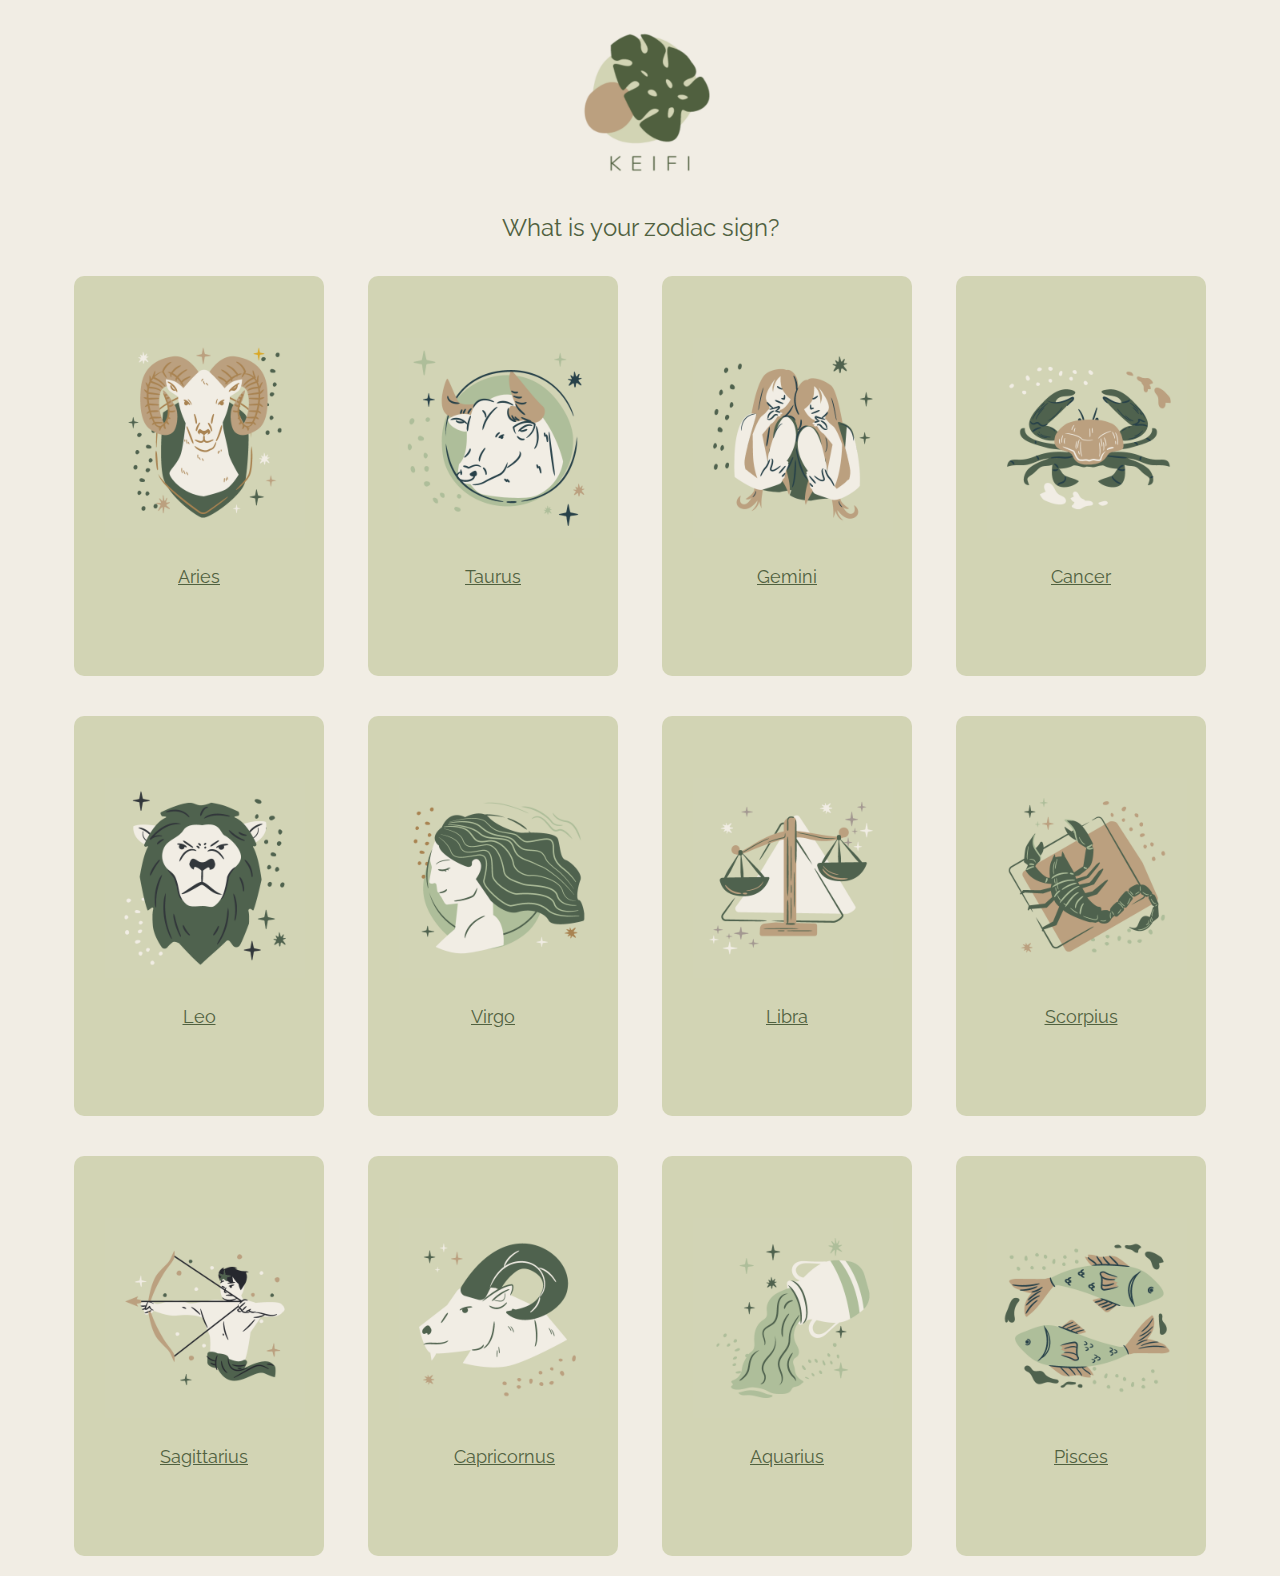
<file: index.html>
<!DOCTYPE html>
<html>
<title>W3.CSS Template</title>
<meta charset="UTF-8">
<meta name="viewport" content="width=device-width, initial-scale=1">
<script src="code.js"></script>

<link rel="stylesheet" href="https://www.w3schools.com/w3css/4/w3.css">
<link rel="stylesheet" href="https://fonts.googleapis.com/css?family=Raleway">
<link rel = "stylesheet" href = "style.css">

<style>
img{
  height: 200px; 
  width: 200px; 
  margin-left: 5%;
  
  }
  .logo{
    margin-left: 43%; 
  }
body,h1,h2,h3,h4,h5 {
  color: #50613F; 
  font-family: "Raleway", sans-serif}
#question{
    text-align: center;
}
#answers{
    text-align: center; 
}
button{
    font-family: "Raleway";
    margin: 20px;
    height: 400px;
    width: 250px; 
    border-radius: 10px;
    border: white;
    vertical-align: bottom;
    color:#50613F
;
    
}
.button:hover {
  border:#50613F; 
}


</style>
<body style = "background-color: #F1EDE4;">

<!-- w3-content defines a container for fixed size centered content, 
and is wrapped around the whole page content, except for the footer in this example -->
<div class="w3-content" style="max-width:1400px">

<!-- Header -->
<header class="header"> 
  <a href = "https://keifiank.squarespace.com/">  <img class = "logo" src="Assets/logo2.png" alt=""></a>
</header>


<body>
    <h3 id = "question">What is your zodiac sign?</h3>
    <div class="container">
        <button id = "1" class="btn-1" onclick="getId(this)"><a href="que2.html"><img src="Assets/aries.png" alt=""><span class = "span">Aries</span></a></button>
        <button id = "2" class="btn-1"  onclick="getId(this)"><a href="que2.html"><img src="Assets/taurus.png" alt=""><span class = "span_ID">Taurus</span></a></button>
        <button id = "3" class="btn-1"  onclick="getId(this)"><a href="que2.html"><img src="Assets/gemini.png" alt=""><span class = "span_ID">Gemini</span></a></button>
        <button id = "4" class="btn-1"  onclick="getId(this)"><a href="que2.html"><img src="Assets/cancer.png" alt=""><span class = "span_ID">Cancer</span></a></button>
        <button id = "5" class="btn-1"  onclick="getId(this)"><a href="que2.html"><img src="Assets/leo.png" alt=""><span class = "span_ID">Leo</span></a></button>
        <button id = "6" class="btn-1"  onclick="getId(this)"><a href="que2.html"><img src="Assets/virgo.png" alt=""><span class = "span_ID">Virgo</span></a></button>
        <button id = "7" class="btn-1"  onclick="getId(this)"><a href="que2.html"><img src="Assets/libra1.png" alt=""><span class = "span_ID">Libra</span></a></button>
        <button id = "8" class="btn-1"  onclick="getId(this)"><a href="que2.html"><img src="Assets/scorpio.png" alt=""><span class = "span_ID">Scorpius </span></a></button>
        <button id = "9" class="btn-1"  onclick="getId(this)"><a href="que2.html"><img src="Assets/sagg.png" alt=""><span class = "span_ID">Sagittarius </span></a></button>
        <button id = "10" class="btn-1"  onclick="getId(this)"><a href="que2.html"><img src="Assets/capricorn.png" alt=""><span class = "span_ID">Capricornus</span></a></button>
        <button id = "11" class="btn-1"  onclick="getId(this)"><a href="que2.html"><img src="Assets/aqu.png" alt=""><span class = "span_ID">Aquarius </span></a></button>
        <button id = "12" class="btn-1"  onclick="getId(this)"><a href="que2.html"><img src="Assets/pisces.png" alt=""><span class = "span_ID">Pisces </span></a></button>
      </div>
</body>
</file>
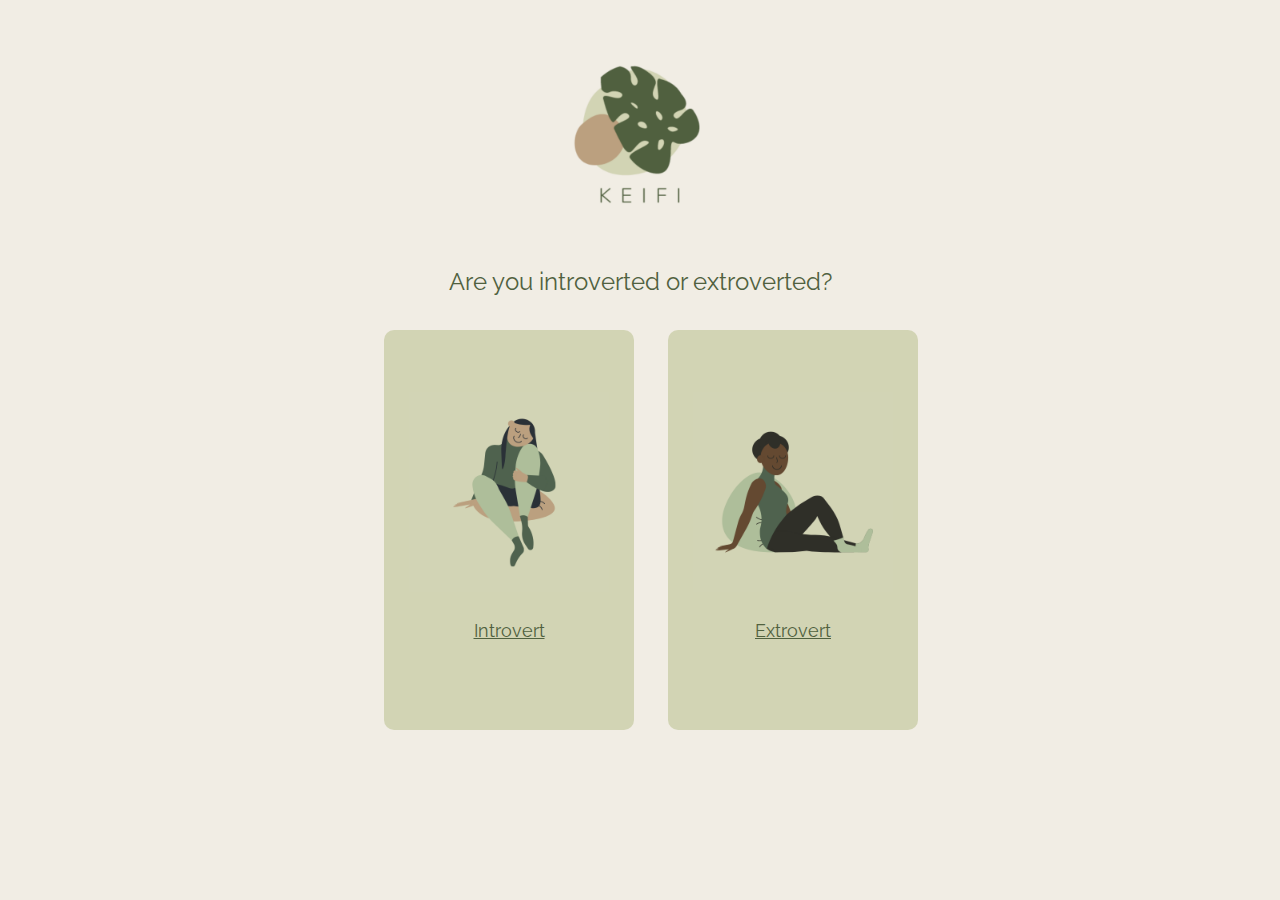
<file: que2.html>
<!DOCTYPE html>
<html>
<title>W3.CSS Template</title>
<meta charset="UTF-8">
<meta name="viewport" content="width=device-width, initial-scale=1">
<script src="que2.js"></script>

<link rel="stylesheet" href="https://www.w3schools.com/w3css/4/w3.css">
<link rel="stylesheet" href="https://fonts.googleapis.com/css?family=Raleway">
<link rel = "stylesheet" href = "style.css">

<style>
img{
  height: 200px; 
  width: 200px;

  }
body,h1,h2,h3,h4,h5 {
  color: #50613F; 
  font-family: "Raleway", sans-serif}
#question{
    text-align: center;
    margin-top: 0%; 
}
#answers{
    text-align: center; 
}
button{
  margin-left: 0%;
    font-family: "Raleway";
    height: 400px;
    width: 250px; 
    border-radius: 10px;
    border: white;
    vertical-align: bottom;
    color:#50613F;    
}
.button:hover {
  border:#50613F; 
}
.container{
    height: 200px;
    position: absolute; 
    margin-left: 30%;
}
</style>
<body style = "background-color: #F1EDE4;">

<!-- w3-content defines a container for fixed size centered content, 
and is wrapped around the whole page content, except for the footer in this example -->
<div class="w3-content" style="max-width:1400px">

<!-- Header -->
<header class="w3-container w3-center w3-padding-32"> 
  <a href = "https://keifiank.squarespace.com/">  <img class = "logo" src="Assets/logo2.png" alt=""></a>
</header>
<body>
    <h3 id = "question">Are you introverted or extroverted?</h3>
    <div class="container">
        <button id = "122" class="btn-1" onclick="getId(this)"><a href="que3.html"><img src="Assets/introvert.png" alt=""><span>Introvert </span></a></button>
        <button id = "22" class="btn-1" onclick="getId(this)"><a href="que3.html"><img src="Assets/extrovert.png" alt=""><span>Extrovert </span></a></button>
        
      </div>
</body>
</file>
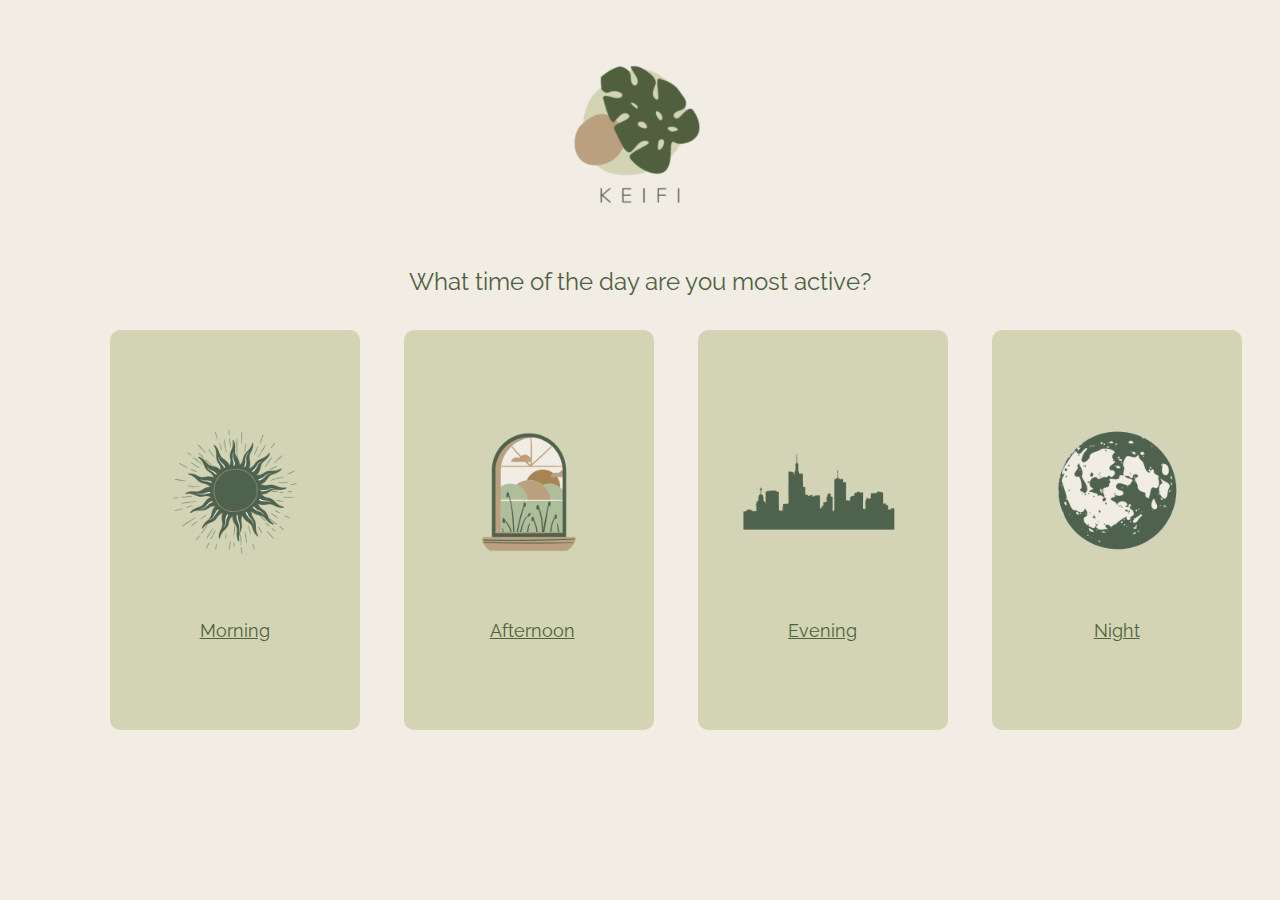
<file: que3.html>
<!DOCTYPE html>
<html>
<title>W3.CSS Template</title>
<meta charset="UTF-8">
<meta name="viewport" content="width=device-width, initial-scale=1">
<script src="que3.js"></script>

<link rel="stylesheet" href="https://www.w3schools.com/w3css/4/w3.css">
<link rel="stylesheet" href="https://fonts.googleapis.com/css?family=Raleway">
<link rel = "stylesheet" href = "style.css">
<style>
img{
  height: 200px; 
  width: 200px;
  margin-bottom: 0px; 
  margin-top: 0px; 
  }
body,h1,h2,h3,h4,h5 {
  color: #50613F; 
  font-family: "Raleway", sans-serif}
#question{
    text-align: center;
    margin-top: 0px; 
}
#answers{
    text-align: center; 
}
button{
    font-family: "Raleway";
    margin: 20px;
    height: 400px;
    width: 250px; 
    border-radius: 10px;
    border: white;
    vertical-align: bottom;
    color:#50613F;    
}
.button:hover {
  border:#50613F; 
}
.container{
    height: 200px;
    position: absolute; 
    margin-left: 7%; 
}
</style>
<body style = "background-color: #F1EDE4;">

<!-- w3-content defines a container for fixed size centered content, 
and is wrapped around the whole page content, except for the footer in this example -->
<div class="w3-content" style="max-width:1400px">

<!-- Header -->
<header class="w3-container w3-center w3-padding-32"> 
  <a href = "https://keifiank.squarespace.com/">  <img class = "logo" src="Assets/logo2.png" alt=""></a>
</header>
<body>
    <h3 id = "question">What time of the day are you most active?</h3>
    <div class="container">
        <button id = "13" class="btn-1" onclick="getId(this)"><a href="que4.html"><img src="Assets/morning.png" alt=""><span>Morning </span></a></button>
        <button id = "23" class="btn-1" onclick="getId(this)"><a href="que4.html"><img src="Assets/afternoon.png" alt=""><span>Afternoon </span></a></button>
        <button id = "33" class="btn-1" onclick="getId(this)"><a href="que4.html"><img src="Assets/evening.png" alt=""><span>Evening </span></a></button>
        <button id = "43" class="btn-1" onclick="getId(this)"><a href="que4.html"><img src="Assets/night.png" alt=""><span>Night </span></a></button>
      </div>
</body>
</file>
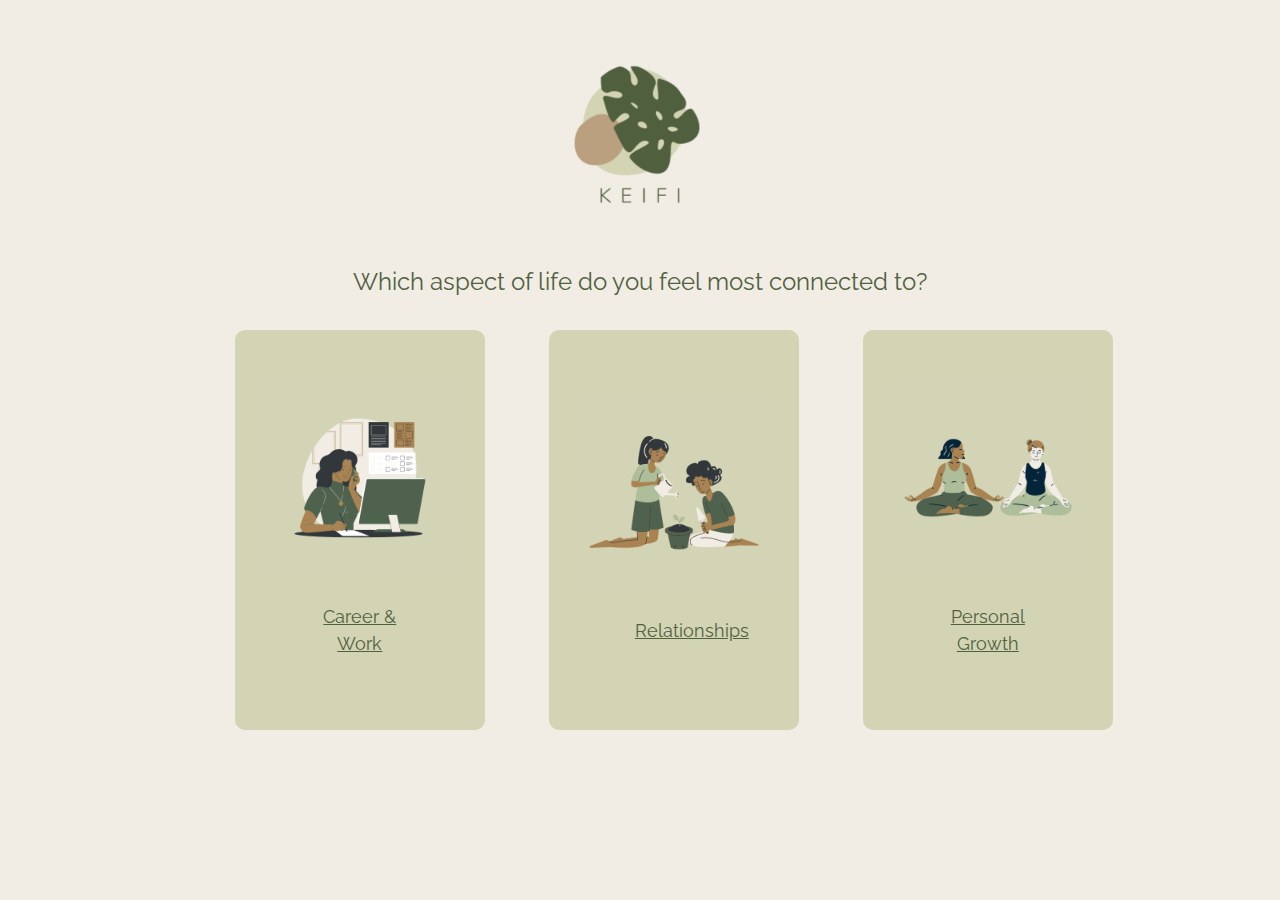
<file: que4.html>
<!DOCTYPE html>
<html>
<title>W3.CSS Template</title>
<meta charset="UTF-8">
<meta name="viewport" content="width=device-width, initial-scale=1">
<script src="que4.js"></script>

<link rel="stylesheet" href="https://www.w3schools.com/w3css/4/w3.css">
<link rel="stylesheet" href="https://fonts.googleapis.com/css?family=Raleway">
<link rel = "stylesheet" href = "style.css">
<style>
img{
  height: 200px; 
  width: 200px;
  margin-bottom: 0px; 
  margin-top: 0px; 
  }
body,h1,h2,h3,h4,h5 {
  color: #50613F; 
  font-family: "Raleway", sans-serif}
#question{
    text-align: center;
    margin-top: 0px; 
}
#answers{
    text-align: center; 
}
button{
    font-family: "Raleway";
    height: 400px;
    width: 250px; 
    border-radius: 10px;
    border: white;
    vertical-align: bottom;
    color:#50613F;  
}
.button:hover {
  border:#50613F; 
}
.container{
    height: 200px;
    position: absolute; 
    margin-left: 16%; 
}
</style>
<body style = "background-color: #F1EDE4;">

<!-- w3-content defines a container for fixed size centered content, 
and is wrapped around the whole page content, except for the footer in this example -->
<div class="w3-content" style="max-width:1400px">

<!-- Header -->
<header class="w3-container w3-center w3-padding-32"> 
  <a href = "https://keifiank.squarespace.com/">  <img class = "logo" src="Assets/logo2.png" alt="">
  </a></header>
<body>
    <h3 id = "question">Which aspect of life do you feel most connected to?</h3>
    <div class="container">
        <button id = "14" class="btn-1" onclick="getId(this)"><a href="que5.html"><img src="Assets/20.png" alt=""><span>Career
          & Work </span></a></button>
        <button id = "24" class="btn-1" onclick="getId(this)"><a href="que5.html"><img src="Assets/21.png" alt=""><span>Relationships </span></a></button>
        <button id = "34" class="btn-1" onclick="getId(this)"><a href="que5.html"><img src="Assets/22.png" alt=""><span>Personal 
          Growth </span></a></button>
        
      </div>
</body>
</file>
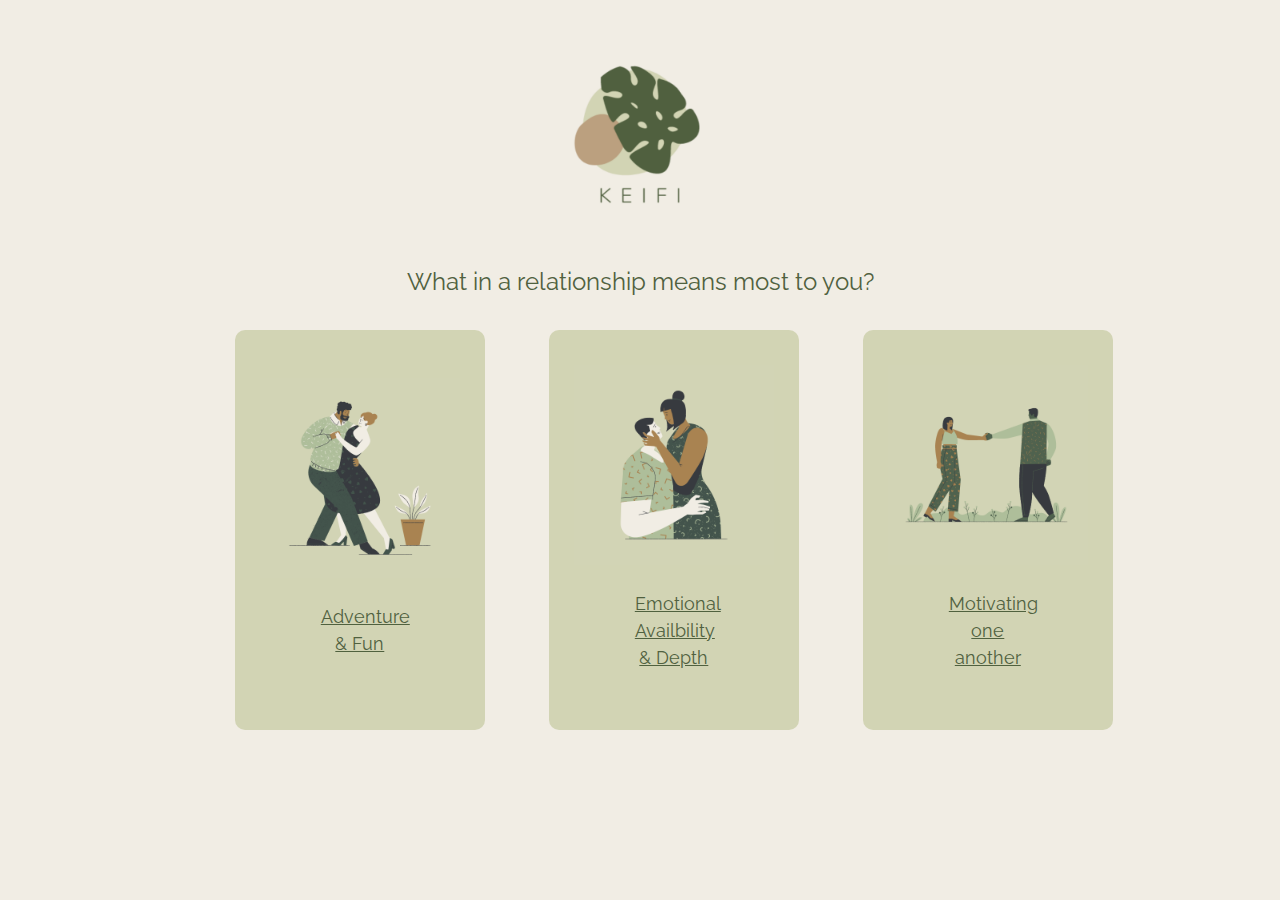
<file: que5.html>
<!DOCTYPE html>
<html>
<title>W3.CSS Template</title>
<meta charset="UTF-8">
<meta name="viewport" content="width=device-width, initial-scale=1">
<script src="que5.js"></script>

<link rel="stylesheet" href="https://www.w3schools.com/w3css/4/w3.css">
<link rel="stylesheet" href="https://fonts.googleapis.com/css?family=Raleway">
<link rel = "stylesheet" href = "style.css">
<style>
img{
  height: 200px; 
  width: 200px;
  margin-bottom: 0px; 
  margin-top: 0px; 
  }
body,h1,h2,h3,h4,h5 {
  color: #50613F; 
  font-family: "Raleway", sans-serif}
#question{
    text-align: center;
    margin-top: 0px; 
}
#answers{
    text-align: center; 
}
button{
    font-family: "Raleway";
    height: 400px;
    width: 250px; 
    border-radius: 10px;
    border: white;
    vertical-align: bottom;
    color:#50613F;  
}
.button:hover {
  border:#50613F; 
}
.container{
    height: 200px;
    position: absolute; 
    margin-left: 16%; 
}
</style>
<body style = "background-color: #F1EDE4;">

<!-- w3-content defines a container for fixed size centered content, 
and is wrapped around the whole page content, except for the footer in this example -->
<div class="w3-content" style="max-width:1400px">

<!-- Header -->
<header class="w3-container w3-center w3-padding-32"> 
  <a href = "https://keifiank.squarespace.com/">  <img class = "logo" src="Assets/logo2.png" alt="">
  </a></header>
<body>
    <h3 id = "question">What in a relationship means most to you?</h3>
    <div class="container">
        <button id = "15" class="btn-1" onclick="getId(this)"><a href="que6.html"><img src="Assets/23.png" alt=""><span>Adventure
          & Fun</span></a></button>
        <button id = "25" class="btn-1" onclick="getId(this)"><a href="que6.html"><img src="Assets/24.png" alt=""><span>Emotional Availbility 
          & Depth
        </span></a></button>
        <button id = "35" class="btn-1" onclick="getId(this)"><a href="que6.html"><img src="Assets/25.png" alt=""><span>Motivating one another </span></a></button>
        
      </div>
</body>
</file>
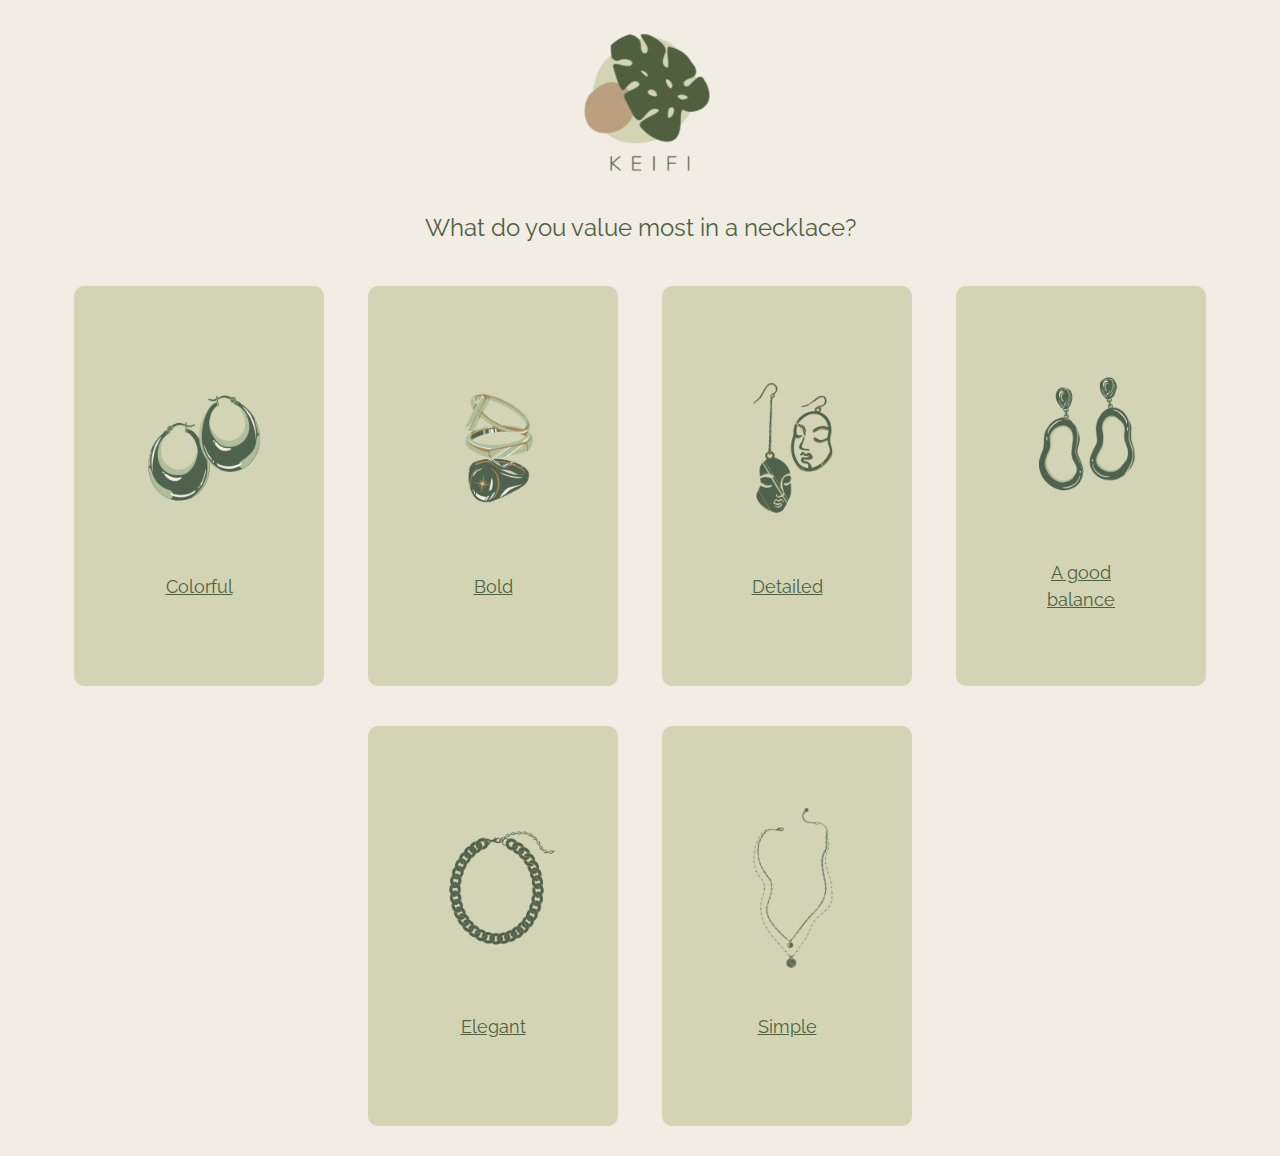
<file: que6.html>
<!DOCTYPE html>
<html>
<title>W3.CSS Template</title>
<meta charset="UTF-8">
<meta name="viewport" content="width=device-width, initial-scale=1">
<script src="que6.js"></script>

<link rel="stylesheet" href="https://www.w3schools.com/w3css/4/w3.css">
<link rel="stylesheet" href="https://fonts.googleapis.com/css?family=Raleway">
<link rel = "stylesheet" href = "style.css">
<style>
img{
  height: 200px; 
  width: 200px; 
  margin-left: 5%;
  
  }
  .logo{
    margin-left: 43%; 
  }
body,h1,h2,h3,h4,h5 {
  color: #50613F; 
  font-family: "Raleway", sans-serif}
#question{
    text-align: center;
}
#answers{
    text-align: center; 
}
button{
    font-family: "Raleway";
    margin: 20px;
    height: 400px;
    width: 250px; 
    border-radius: 10px;
    border: white;
    vertical-align: bottom;
    color:#50613F
;
    
}
.button:hover {
  border:#50613F; 
}


</style>
<body style = "background-color: #F1EDE4;">

<!-- w3-content defines a container for fixed size centered content, 
and is wrapped around the whole page content, except for the footer in this example -->
<div class="w3-content" style="max-width:1400px">

<!-- Header -->
<header class="header"> 
  <a href = "https://keifiank.squarespace.com/">  <img class = "logo" src="Assets/logo2.png" alt=""></a>

</header>
<body>
    <h3 id = "question">What do you value most in a necklace?</h3>
    <div class="container">
        <button id = "16" class="btn-1" onclick="getId(this)"><a href="result.html"><img src= "Assets/26.png" alt=""><span>Colorful</span></a></button>
        <button id = "26" class="btn-1" onclick="getId(this)"><a href="result.html"><img src="Assets/27.png" alt=""><span>Bold</span></a></button>
        <button id = "36" class="btn-1" onclick="getId(this)"><a href="result.html"><img src="Assets/28.png" alt=""><span>Detailed</span></a></button>
        <button id = "46" class="btn-1" onclick="getId(this)"><a href="result.html"><img src="Assets/29.png" alt=""><span>A good balance</span></a></button>
        <button id = "56" class="btn-1" onclick="getId(this)"><a href="result.html"><img src="Assets/30.png" alt=""><span>Elegant</span></a></button>
        <button id = "66" class="btn-1" onclick="getId(this)"><a href="result.html"><img src="Assets/31.png" alt=""><span>Simple</span></a></button>
      </div>
</body>
</file>
<file: style.css>
@import url(https://fonts.googleapis.com/css?family=PT+Sans);
*, *:after, *:before {
  -webkit-box-sizing: border-box;
  -moz-box-sizing: border-box;
  box-sizing: border-box;
}
body{
  font-family: 'PT Sans', sans-serif;
  display: table;
  width: 100%;
  background: #c3c8b3  ;
}
.container{
  display: table-cell;
  vertical-align: middle;
  text-align: center;
  height: 100vh;
}
button{
  display: inline-block;
  position: relative;
  background: none;
  border: none;
  color: #F8ECE4;
  font-size: 18px;
  cursor: pointer;
  margin: 20px 30px;
  background: #D2D4B4  ;
}
span{
  display: block;
  padding: 25px 80px;
}
button::before, button::after{
  content:"";
  width: 0;
  height: 2px;
  position: absolute;
  transition: all 0.2s linear;
  background:#50613F;
}

span::before, span::after{
  content:"";
  width:2px;
  height:0;
  position: absolute;
  transition: all 0.2s linear;
  background:#50613F;
}
button:hover::before, button:hover::after{
  width: 100%;
}
button:hover span::before, button:hover span::after{
  height: 100%;
}
/*----- button 1 -----*/
.btn-1::before, .btn-1::after{
  transition-delay: 0.2s;
}
.btn-1 span::before, .btn-1 span::after{
  transition-delay: 0s;
}
.btn-1::before{
  right: 0;
  top: 0;
}
.btn-1::after{
  left: 0;
  bottom: 0;
}
.btn-1 span::before{
  left: 0;
  top: 0;
}
.btn-1 span::after{
  right: 0;
  bottom: 0;
}
.btn-1:hover::before, .btn-1:hover::after{
  transition-delay: 0s;
}
.btn-1:hover span::before, .btn-1:hover span::after{
  transition-delay: 0.2s;
}
</file>
